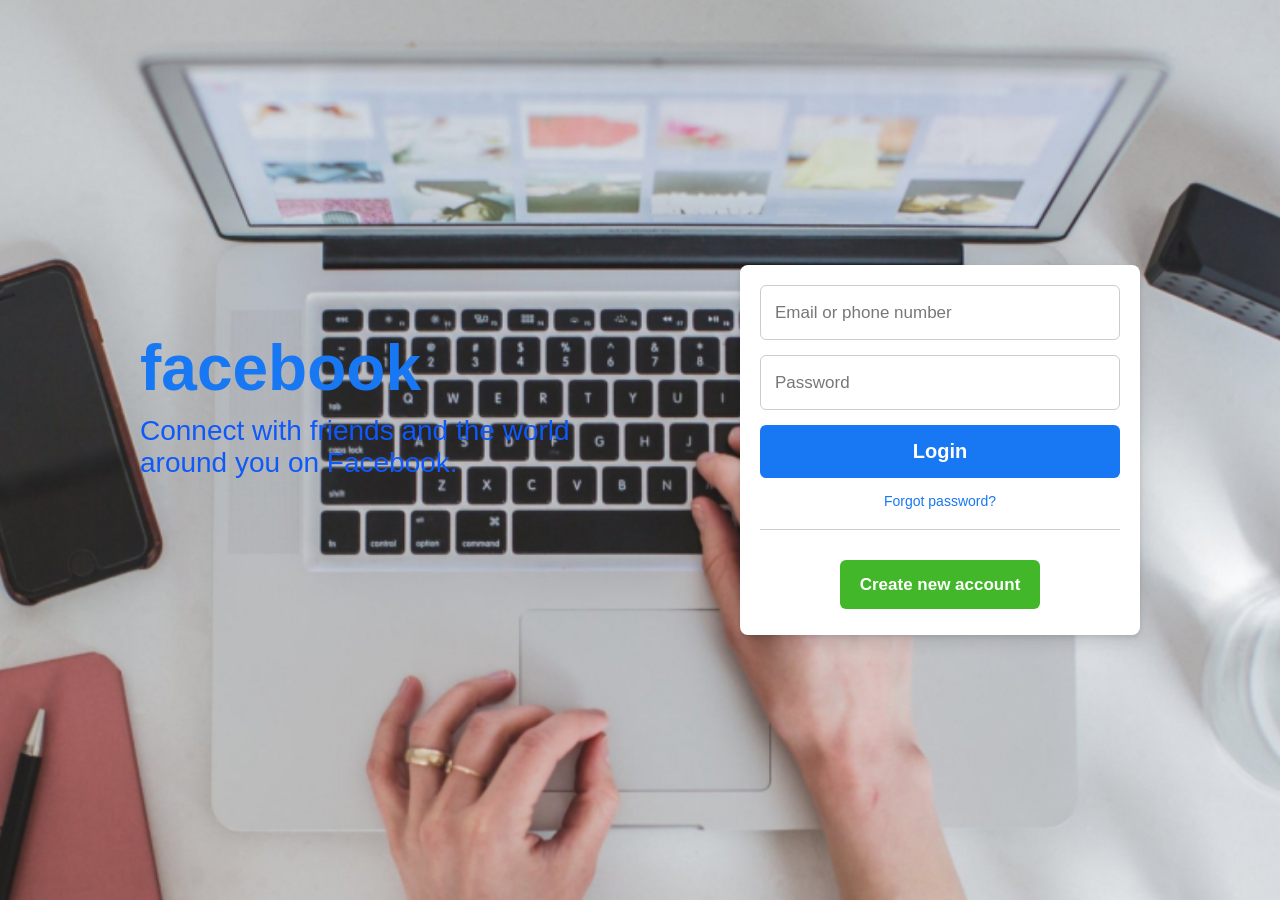
<file: inde.html>
<!DOCTYPE html>
<html lang="en">
<head>
    <meta charset="UTF-8">
    <meta name="viewport" content="width=device-width, initial-scale=1.0">
    <title>Facebook login pages</title>
    <link rel="stylesheet" href="style.css">
</head>
<body>
    <body>
        <div class="container flex">
          <div class="facebook-page flex">
            <div class="text">
              <h1>facebook</h1>
              <p>Connect with friends and the world </p>
              <p> around you on Facebook.</p>
            </div>
            <form action="#">
              <input type="email" placeholder="Email or phone number" required>
              <input type="password" placeholder="Password" required>
              <div class="link">
                <button type="submit" class="login">Login</button>
                <a href="#" class="forgot">Forgot password?</a>
              </div>
              <hr>
              <div class="button">
                <a href="#">Create new account</a>
              </div>
            </form>
          </div>
        </div>
      </body>
</body>
</html>
</file>
<file: style.css>
* {
  margin: 0;
  padding: 0;
  box-sizing: border-box;
  font-family: 'Roboto', sans-serif;
}
  
.flex {
  display: flex;
  align-items: center;
}
  
.container {
  padding: 0 15px;
  min-height: 100vh;
  justify-content: center;
  background-image: url("img/facebook.jpg");
  background-size: cover;
  background-position: bottom center;
}
  
.facebook-page {
  justify-content: space-between;
  max-width: 1000px;
  width: 100%;
}
  
.facebook-page .text {
  margin-bottom: 90px;
}

.facebook-page h1 {
  color: #1877f2;
  font-size: 4rem;
  margin-bottom: 10px;
}
  
.facebook-page p {
  color: #0f59f9;
  font-size: 1.75rem;
  white-space: nowrap;
}

form {
  display: flex;
  flex-direction: column;
  background: #fff;
  border-radius: 8px;
  padding: 20px;
  box-shadow: 0 2px 4px rgba(0, 0, 0, 0.1),
    0 8px 16px rgba(0, 0, 0, 0.1);
  max-width: 400px;
  width: 100%;
}
  
form input {
  height: 55px;
  width: 100%;
  border: 1px solid #ccc;
  border-radius: 6px;
  margin-bottom: 15px;
  font-size: 1rem;
  padding: 0 14px;
}
  
form input:focus {
  outline: none;
  border-color: #1877f2;
}

::placeholder {
  color: #777;
  font-size: 1.063rem;
}
  
.link {
  display: flex;
  flex-direction: column;
  text-align: center;
  gap: 15px;
}

.link .login {
  border: none;
  outline: none;
  cursor: pointer;
  background: #1877f2;
  padding: 15px 0;
  border-radius: 6px;
  color: #fff;
  font-size: 1.25rem;
  font-weight: 600;
  transition: 0.2s ease;
}
  
.link .login:hover {
  background: #0d65d9;
}

form a {
  text-decoration: none;
}

.link .forgot {
  color: #1877f2;
  font-size: 0.875rem;
}

.link .forgot:hover {
  text-decoration: underline;
}
  
hr {
  border: none;
  height: 1px;
  background-color: #ccc;
  margin-bottom: 20px;
  margin-top: 20px;
}

.button {
  margin-top: 25px;
  text-align: center;
  margin-bottom: 20px;
}

.button a {
  padding: 15px 20px;
  background: #42b72a;
  border-radius: 6px;
  color: #fff;
  font-size: 1.063rem;
  font-weight: 600;
  transition: 0.2s ease;
}
  
.button a:hover {
    background: #3ba626;
}
</file>
